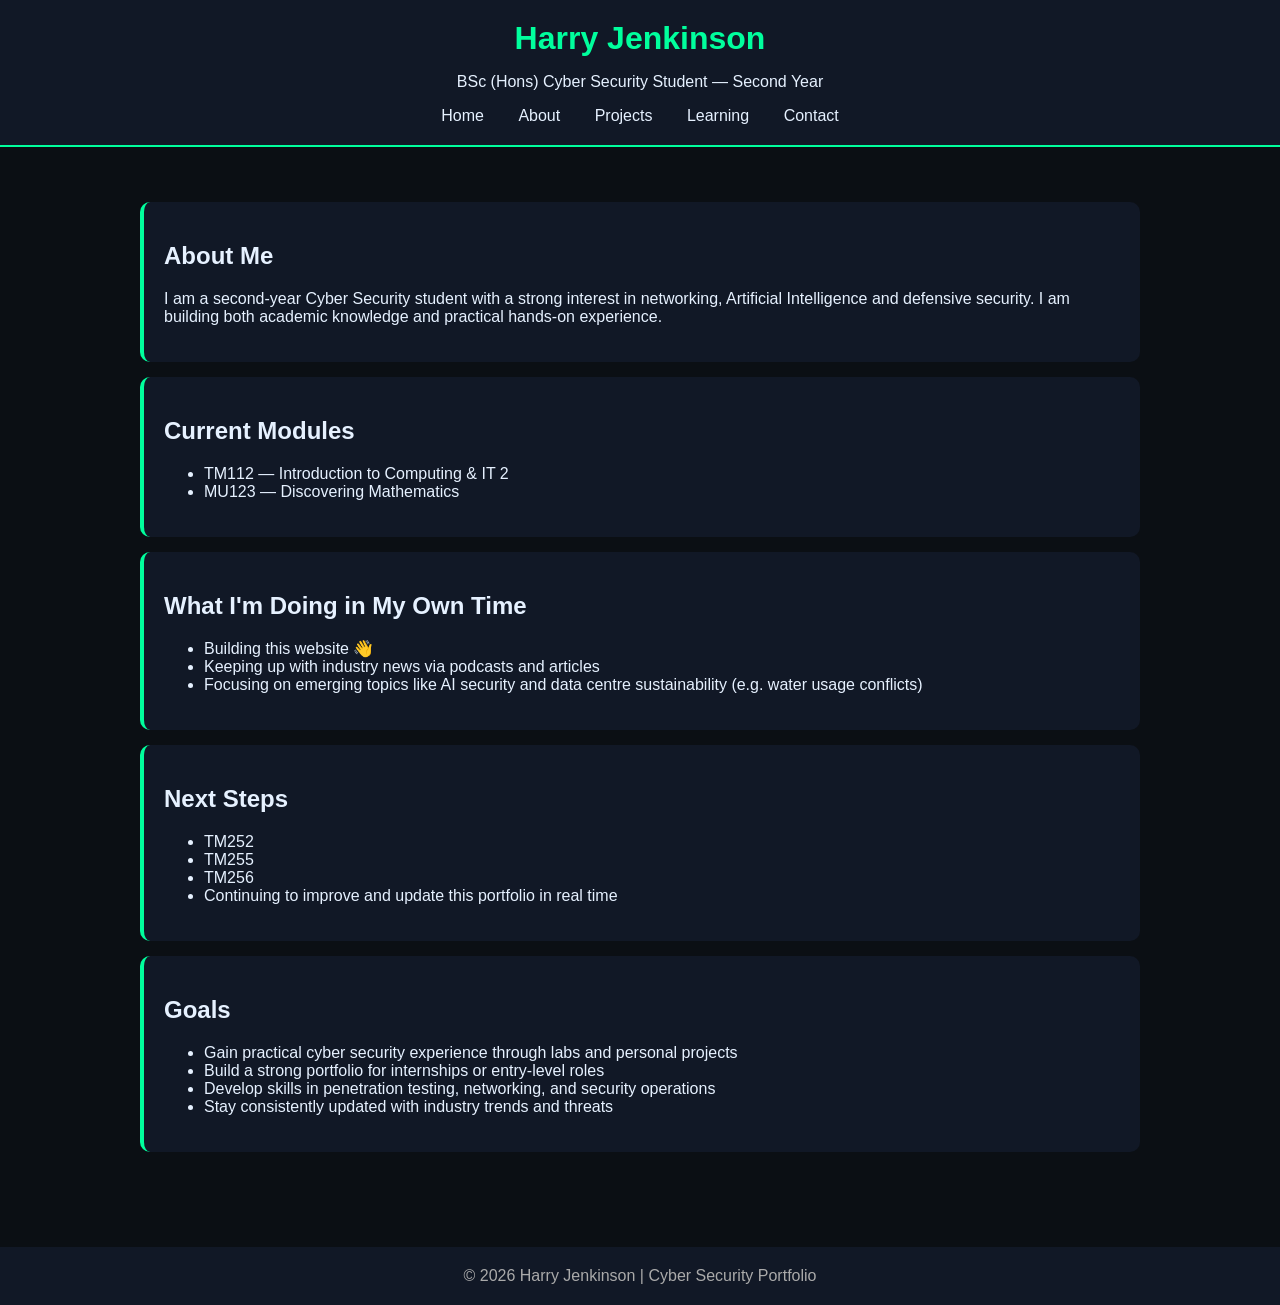
<file: index.html>
<!DOCTYPE html>
<html lang="en">
<head>
    <meta charset="UTF-8">
    <title>Harry Jenkinson | Cyber Security Portfolio</title>
    <link rel="stylesheet" href="styles.css">
</head>

<body>

<header>
    <h1>Harry Jenkinson</h1>
    <p>BSc (Hons) Cyber Security Student — Second Year</p>

    <nav>
        <a href="index.html">Home</a>
        <a href="about.html">About</a>
        <a href="projects.html">Projects</a>
        <a href="learning.html">Learning</a>
        <a href="contact.html">Contact</a>
    </nav>
</header>

<div class="container">

    <div class="card">
        <h2>About Me</h2>
        <p>
            I am a second-year Cyber Security student with a strong interest in networking,
            Artificial Intelligence and defensive security. I am building both
            academic knowledge and practical hands-on experience.
        </p>
    </div>

    <div class="card">
        <h2>Current Modules</h2>
        <ul>
            <li>TM112 — Introduction to Computing & IT 2</li>
            <li>MU123 — Discovering Mathematics</li>
        </ul>
    </div>

    <div class="card">
        <h2>What I'm Doing in My Own Time</h2>
        <ul>
            <li>Building this website 👋</li>
            <li>Keeping up with industry news via podcasts and articles</li>
            <li>Focusing on emerging topics like AI security and data centre sustainability (e.g. water usage conflicts)</li>
        </ul>
    </div>

    <div class="card">
        <h2>Next Steps</h2>
        <ul>
            <li>TM252</li>
            <li>TM255</li>
            <li>TM256</li>
            <li>Continuing to improve and update this portfolio in real time</li>
        </ul>
    </div>

    <div class="card">
        <h2>Goals</h2>
        <ul>
            <li>Gain practical cyber security experience through labs and personal projects</li>
            <li>Build a strong portfolio for internships or entry-level roles</li>
            <li>Develop skills in penetration testing, networking, and security operations</li>
            <li>Stay consistently updated with industry trends and threats</li>
        </ul>
    </div>

</div>

<footer>
    © 2026 Harry Jenkinson | Cyber Security Portfolio
</footer>

</body>
</html>
</file>
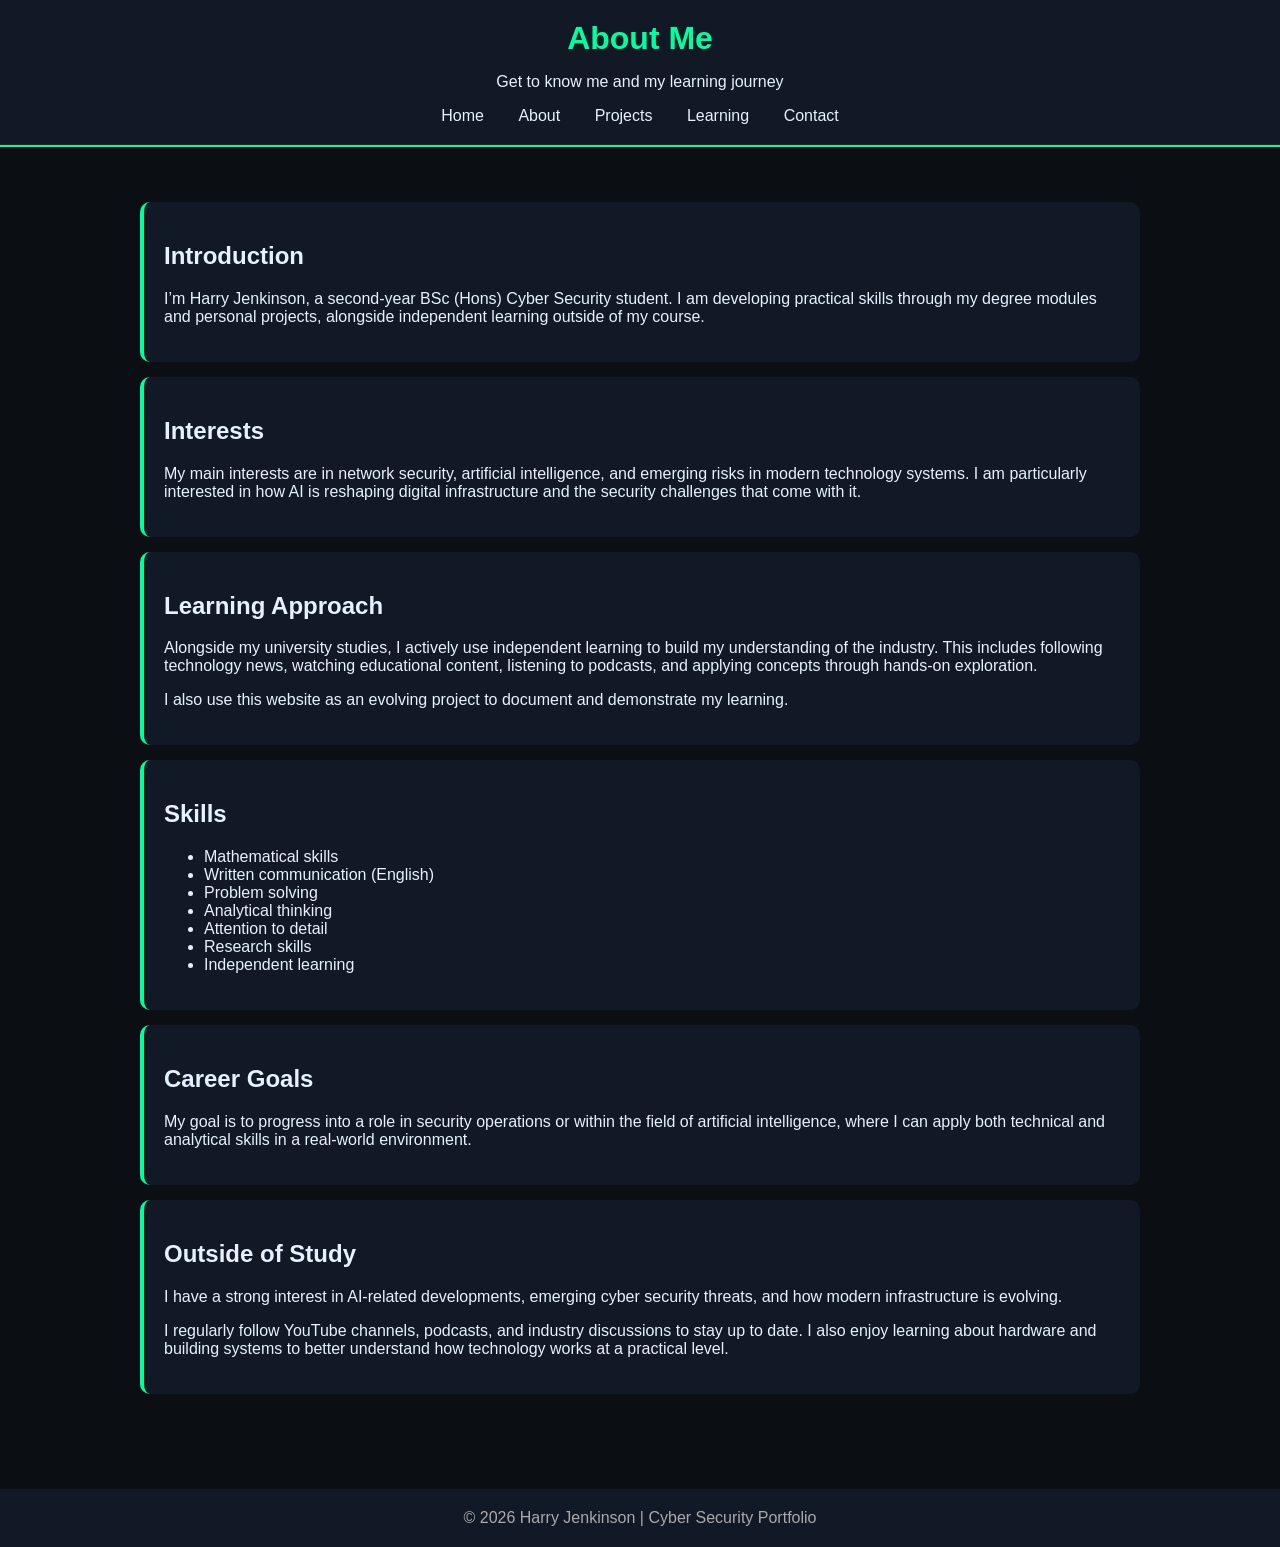
<file: about.html>
<!DOCTYPE html>
<html lang="en">
<head>
    <meta charset="UTF-8">
    <title>About | Harry Jenkinson</title>
    <link rel="stylesheet" href="styles.css">
</head>

<body>

<header>
    <h1>About Me</h1>
    <p>Get to know me and my learning journey</p>

    <nav>
        <a href="index.html">Home</a>
        <a href="about.html">About</a>
        <a href="projects.html">Projects</a>
        <a href="learning.html">Learning</a>
        <a href="contact.html">Contact</a>
    </nav>
</header>

<div class="container">

    <div class="card">
        <h2>Introduction</h2>
        <p>
            I’m Harry Jenkinson, a second-year BSc (Hons) Cyber Security student.
            I am developing practical skills through my degree modules and personal projects,
            alongside independent learning outside of my course.
        </p>
    </div>

    <div class="card">
        <h2>Interests</h2>
        <p>
            My main interests are in network security, artificial intelligence, and emerging risks in modern technology systems.
            I am particularly interested in how AI is reshaping digital infrastructure and the security challenges that come with it.
        </p>
    </div>

    <div class="card">
        <h2>Learning Approach</h2>
        <p>
            Alongside my university studies, I actively use independent learning to build my understanding of the industry.
            This includes following technology news, watching educational content, listening to podcasts,
            and applying concepts through hands-on exploration.
        </p>
        <p>
            I also use this website as an evolving project to document and demonstrate my learning.
        </p>
    </div>

    <div class="card">
        <h2>Skills</h2>
        <ul>
            <li>Mathematical skills</li>
            <li>Written communication (English)</li>
            <li>Problem solving</li>
            <li>Analytical thinking</li>
            <li>Attention to detail</li>
            <li>Research skills</li>
            <li>Independent learning</li>
        </ul>
    </div>

    <div class="card">
        <h2>Career Goals</h2>
        <p>
            My goal is to progress into a role in security operations or within the field of artificial intelligence,
            where I can apply both technical and analytical skills in a real-world environment.
        </p>
    </div>

    <div class="card">
        <h2>Outside of Study</h2>
        <p>
            I have a strong interest in AI-related developments, emerging cyber security threats,
            and how modern infrastructure is evolving.
        </p>
        <p>
            I regularly follow YouTube channels, podcasts, and industry discussions to stay up to date.
            I also enjoy learning about hardware and building systems to better understand how technology works at a practical level.
        </p>
    </div>

</div>

<footer>
    © 2026 Harry Jenkinson | Cyber Security Portfolio
</footer>

</body>
</html>
</file>
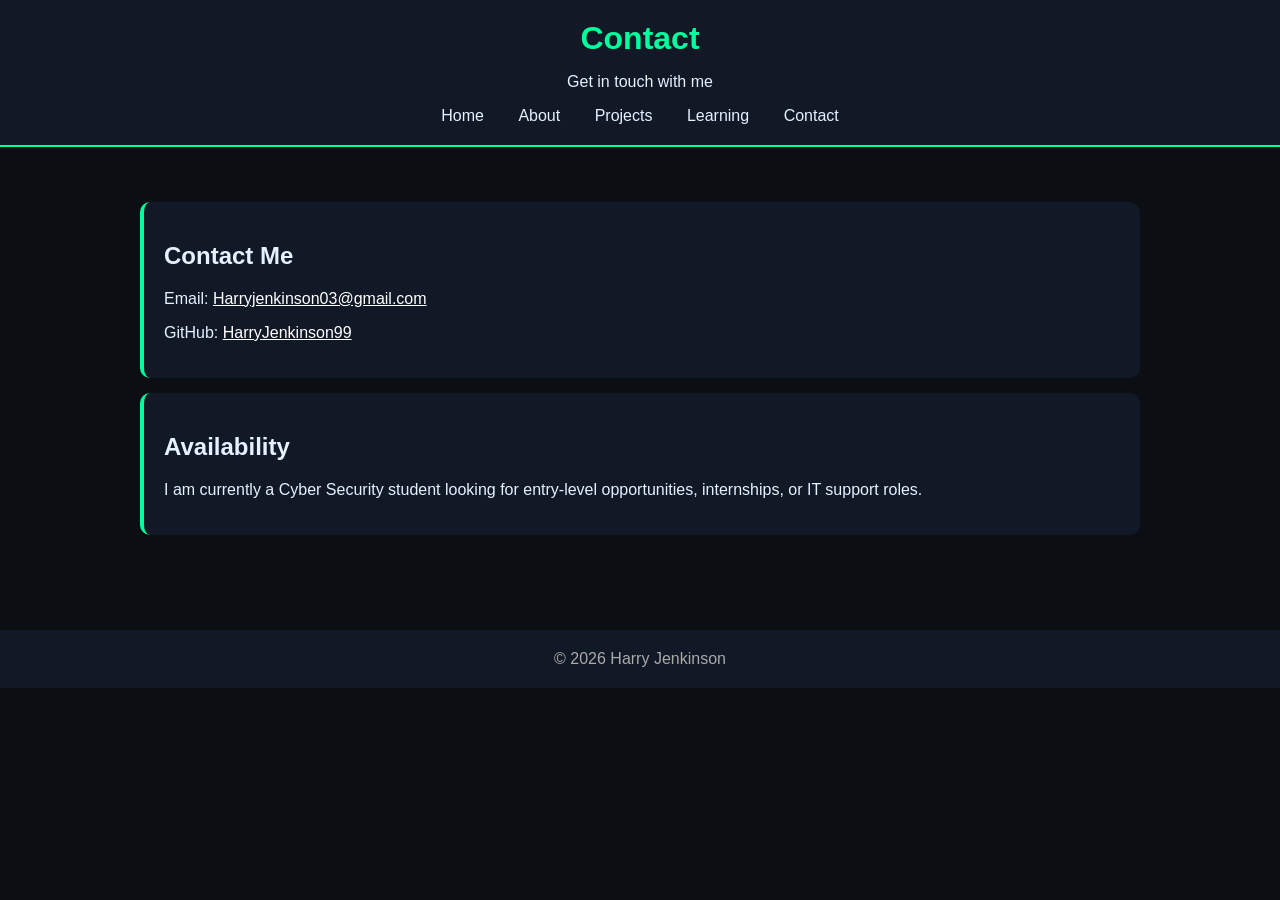
<file: contact.html>
<!DOCTYPE html>
<html>
<head>
    <title>Contact</title>
    <link rel="stylesheet" href="styles.css">
</head>
<body>

<header>
    <h1>Contact</h1>
    <p>Get in touch with me</p>

    <nav>
        <a href="index.html">Home</a>
        <a href="about.html">About</a>
        <a href="projects.html">Projects</a>
        <a href="learning.html">Learning</a>
        <a href="contact.html">Contact</a>
    </nav>
</header>

<div class="container">

    <div class="card">
        <h2>Contact Me</h2>

        <p>
            Email: 
            <a href="mailto:Harryjenkinson03@gmail.com">Harryjenkinson03@gmail.com</a>
        </p>

        <p>
            GitHub: 
            <a href="https://github.com/HarryJenkinson99" target="_blank">
                HarryJenkinson99
            </a>
        </p>

       
    </div>

    <div class="card">
        <h2>Availability</h2>
        <p>
            I am currently a Cyber Security student looking for entry-level opportunities,
            internships, or IT support roles.
        </p>
    </div>

</div>

<footer>
    © 2026 Harry Jenkinson
</footer>

</body>
</html>
</file>
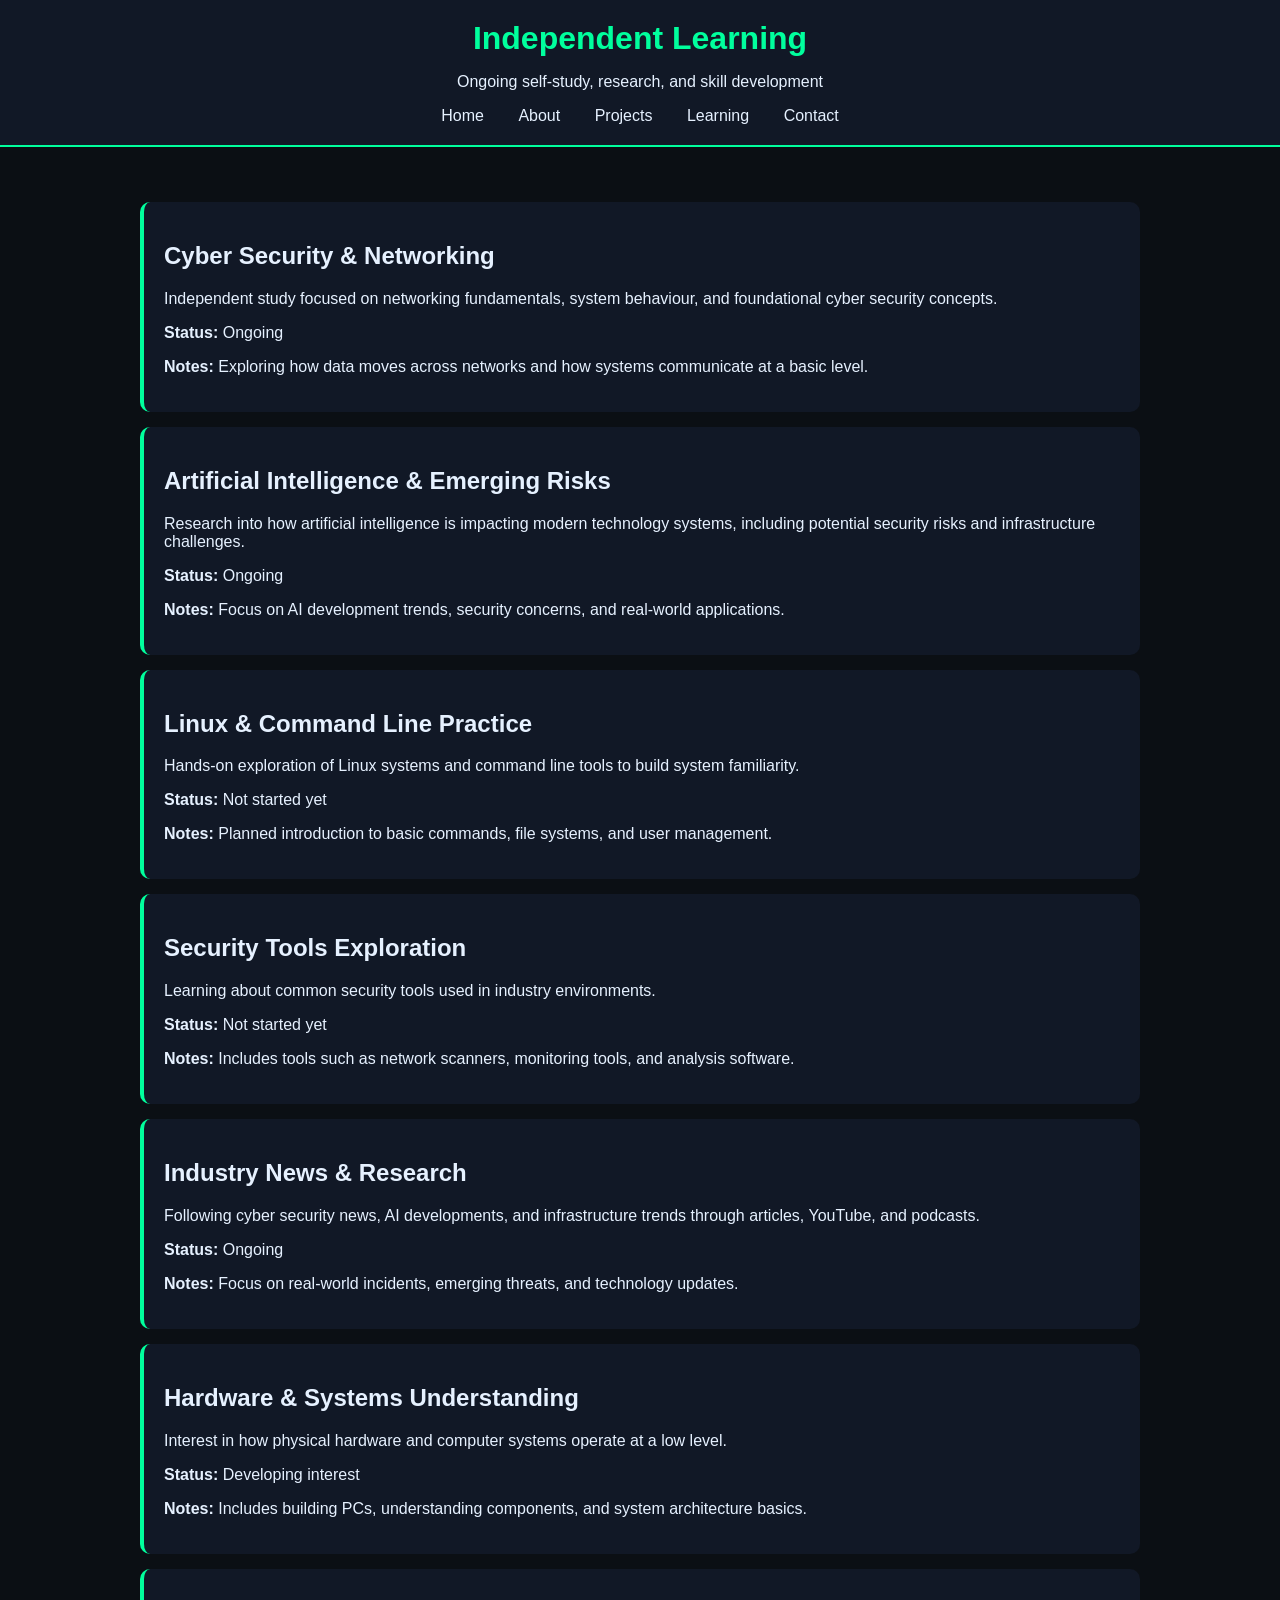
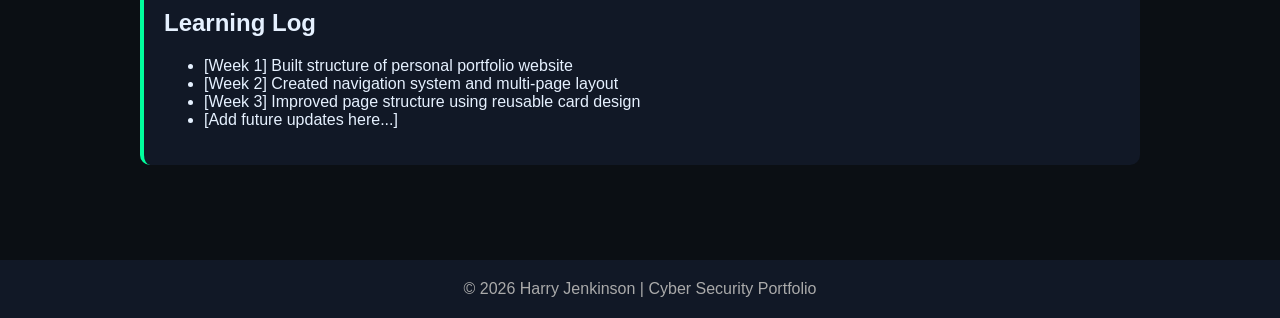
<file: learning.html>
<!DOCTYPE html>
<html lang="en">
<head>
    <meta charset="UTF-8">
    <title>Independent Learning | Harry Jenkinson</title>
    <link rel="stylesheet" href="styles.css">
</head>

<body>

<header>
    <h1>Independent Learning</h1>
    <p>Ongoing self-study, research, and skill development</p>

    <nav>
        <a href="index.html">Home</a>
        <a href="about.html">About</a>
        <a href="projects.html">Projects</a>
        <a href="learning.html">Learning</a>
        <a href="contact.html">Contact</a>
    </nav>
</header>

<div class="container">

    <div class="card">
        <h2>Cyber Security & Networking</h2>
        <p>
            Independent study focused on networking fundamentals, system behaviour,
            and foundational cyber security concepts.
        </p>
        <p><strong>Status:</strong> Ongoing</p>
        <p><strong>Notes:</strong> Exploring how data moves across networks and how systems communicate at a basic level.</p>
    </div>

    <div class="card">
        <h2>Artificial Intelligence & Emerging Risks</h2>
        <p>
            Research into how artificial intelligence is impacting modern technology systems,
            including potential security risks and infrastructure challenges.
        </p>
        <p><strong>Status:</strong> Ongoing</p>
        <p><strong>Notes:</strong> Focus on AI development trends, security concerns, and real-world applications.</p>
    </div>

    <div class="card">
        <h2>Linux & Command Line Practice</h2>
        <p>
            Hands-on exploration of Linux systems and command line tools to build system familiarity.
        </p>
        <p><strong>Status:</strong> Not started yet</p>
        <p><strong>Notes:</strong> Planned introduction to basic commands, file systems, and user management.</p>
    </div>

    <div class="card">
        <h2>Security Tools Exploration</h2>
        <p>
            Learning about common security tools used in industry environments.
        </p>
        <p><strong>Status:</strong> Not started yet</p>
        <p><strong>Notes:</strong> Includes tools such as network scanners, monitoring tools, and analysis software.</p>
    </div>

    <div class="card">
        <h2>Industry News & Research</h2>
        <p>
            Following cyber security news, AI developments, and infrastructure trends
            through articles, YouTube, and podcasts.
        </p>
        <p><strong>Status:</strong> Ongoing</p>
        <p><strong>Notes:</strong> Focus on real-world incidents, emerging threats, and technology updates.</p>
    </div>

    <div class="card">
        <h2>Hardware & Systems Understanding</h2>
        <p>
            Interest in how physical hardware and computer systems operate at a low level.
        </p>
        <p><strong>Status:</strong> Developing interest</p>
        <p><strong>Notes:</strong> Includes building PCs, understanding components, and system architecture basics.</p>
    </div>

    <div class="card">
        <h2>Learning Log</h2>
        <ul>
            <li>[Week 1] Built structure of personal portfolio website</li>
            <li>[Week 2] Created navigation system and multi-page layout</li>
            <li>[Week 3] Improved page structure using reusable card design</li>
            <li>[Add future updates here...]</li>
        </ul>
    </div>

</div>

<footer>
    © 2026 Harry Jenkinson | Cyber Security Portfolio
</footer>

</body>
</html>
</file>
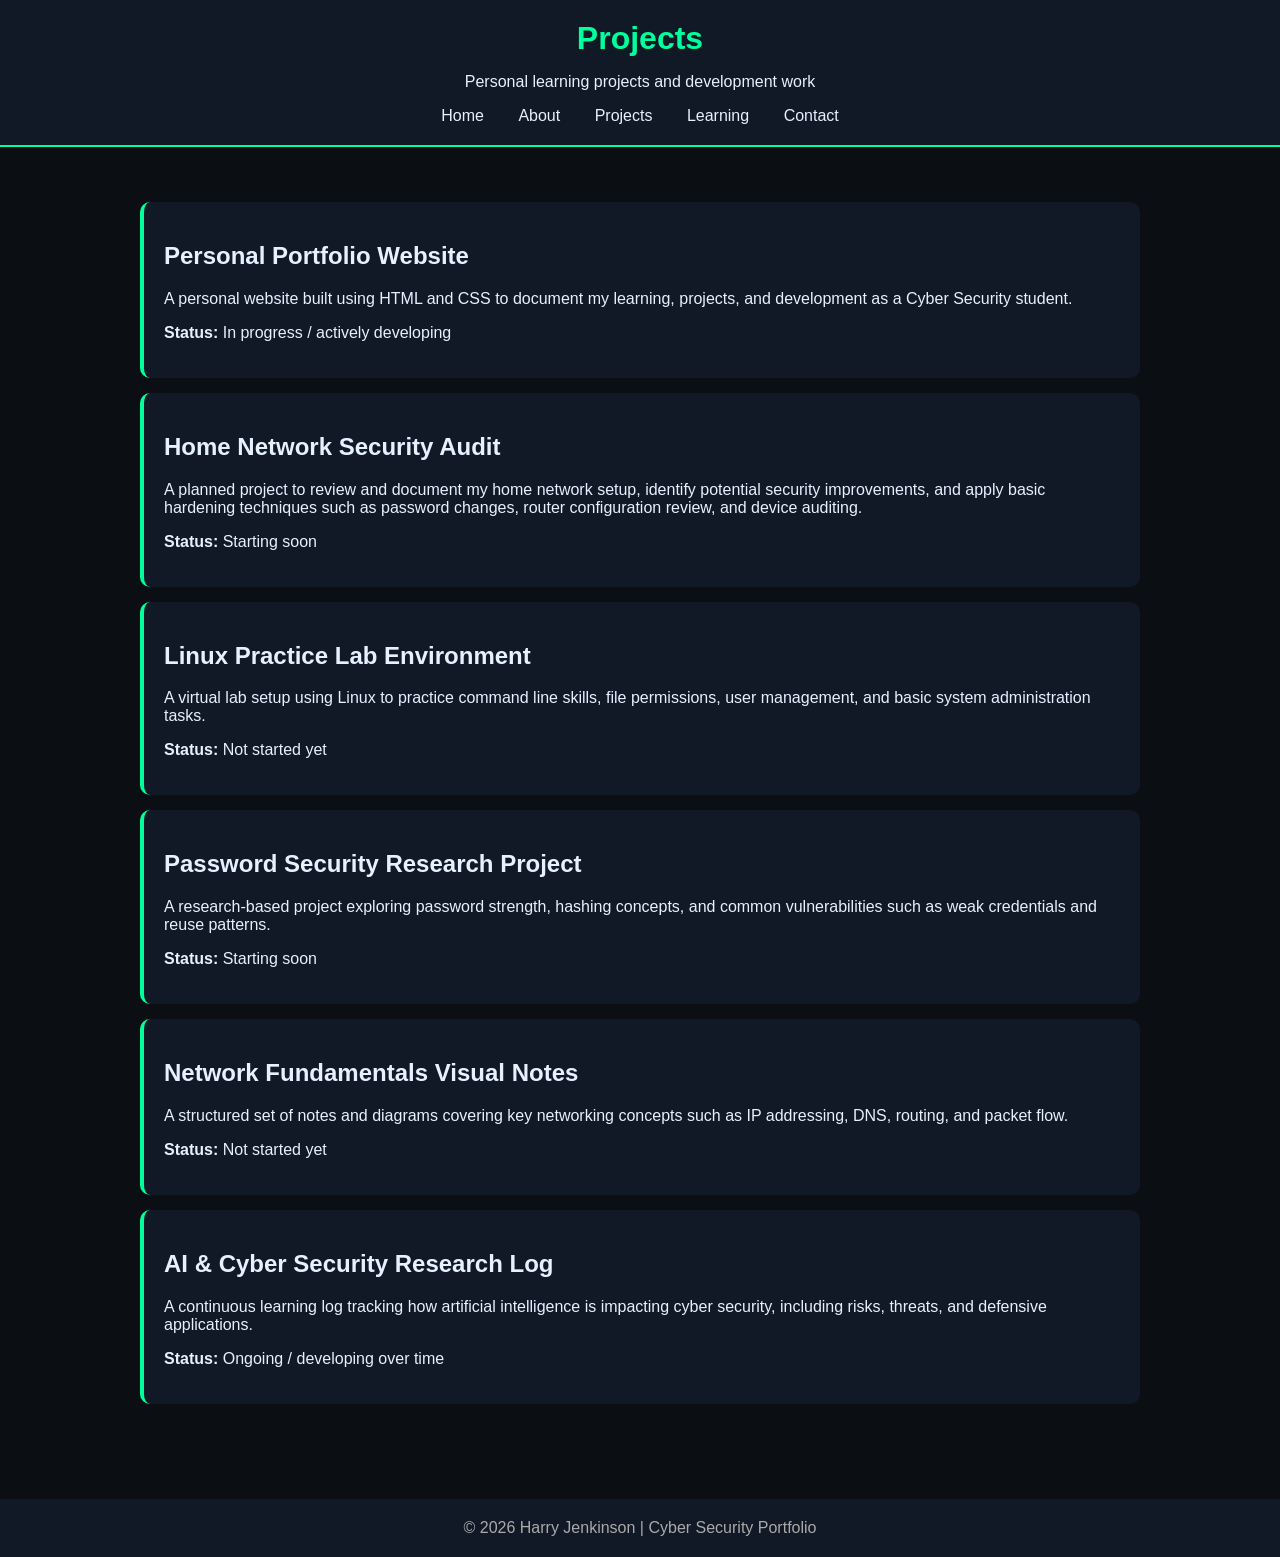
<file: projects.html>
<!DOCTYPE html>
<html lang="en">
<head>
    <meta charset="UTF-8">
    <title>Projects | Harry Jenkinson</title>
    <link rel="stylesheet" href="styles.css">
</head>

<body>

<header>
    <h1>Projects</h1>
    <p>Personal learning projects and development work</p>

    <nav>
        <a href="index.html">Home</a>
        <a href="about.html">About</a>
        <a href="projects.html">Projects</a>
        <a href="learning.html">Learning</a>
        <a href="contact.html">Contact</a>
    </nav>
</header>

<div class="container">

    <div class="card">
        <h2>Personal Portfolio Website</h2>
        <p>
            A personal website built using HTML and CSS to document my learning,
            projects, and development as a Cyber Security student.
        </p>
        <p><strong>Status:</strong> In progress / actively developing</p>
    </div>

    <div class="card">
        <h2>Home Network Security Audit</h2>
        <p>
            A planned project to review and document my home network setup,
            identify potential security improvements, and apply basic hardening techniques
            such as password changes, router configuration review, and device auditing.
        </p>
        <p><strong>Status:</strong> Starting soon</p>
    </div>

    <div class="card">
        <h2>Linux Practice Lab Environment</h2>
        <p>
            A virtual lab setup using Linux to practice command line skills,
            file permissions, user management, and basic system administration tasks.
        </p>
        <p><strong>Status:</strong> Not started yet</p>
    </div>

    <div class="card">
        <h2>Password Security Research Project</h2>
        <p>
            A research-based project exploring password strength, hashing concepts,
            and common vulnerabilities such as weak credentials and reuse patterns.
        </p>
        <p><strong>Status:</strong> Starting soon</p>
    </div>

    <div class="card">
        <h2>Network Fundamentals Visual Notes</h2>
        <p>
            A structured set of notes and diagrams covering key networking concepts
            such as IP addressing, DNS, routing, and packet flow.
        </p>
        <p><strong>Status:</strong> Not started yet</p>
    </div>

    <div class="card">
        <h2>AI & Cyber Security Research Log</h2>
        <p>
            A continuous learning log tracking how artificial intelligence is impacting
            cyber security, including risks, threats, and defensive applications.
        </p>
        <p><strong>Status:</strong> Ongoing / developing over time</p>
    </div>

</div>

<footer>
    © 2026 Harry Jenkinson | Cyber Security Portfolio
</footer>

</body>
</html>
</file>
<file: styles.css>
body {
    margin: 0;
    font-family: Arial, Helvetica, sans-serif;
    background-color: #0b0f14;
    color: #e6f1ff;
}

header {
    background-color: #111826;
    padding: 20px;
    text-align: center;
    border-bottom: 2px solid #00ff9d;
}

header h1 {
    margin: 0;
    color: #00ff9d;
}

nav a {
    color: #e6f1ff;
    margin: 0 15px;
    text-decoration: none;
}

nav a:hover {
    color: #00ff9d;
}

.container {
    padding: 40px;
    max-width: 1000px;
    margin: auto;
}

.card {
    background-color: #111826;
    padding: 20px;
    margin: 15px 0;
    border-radius: 10px;
    border-left: 4px solid #00ff9d;
}

footer {
    text-align: center;
    padding: 20px;
    background-color: #111826;
    margin-top: 40px;
    color: #aaa;
}
a {
    color: white;
}

a:hover {
    color: #cccccc;
}
</file>
